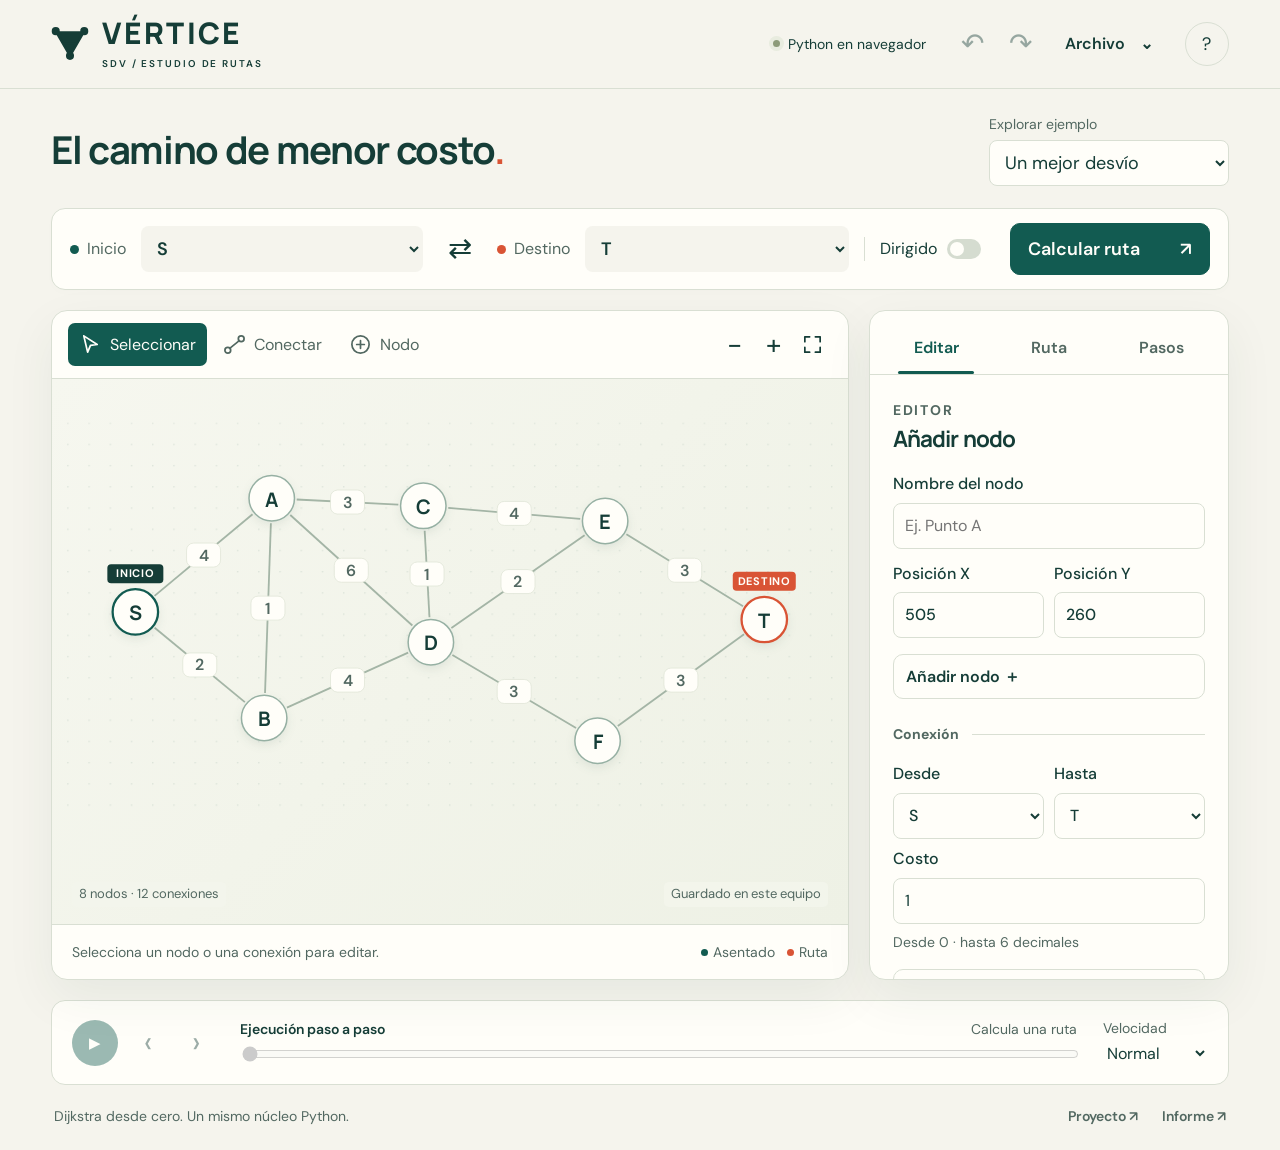
<file: index.html>
<!doctype html>
<html lang="es">
  <head>
    <meta charset="utf-8" />
    <meta name="viewport" content="width=device-width, initial-scale=1" />
    <meta name="theme-color" content="#113e3a" />
    <meta
      name="description"
      content="Un estudio interactivo de rutas mínimas. Edita un grafo y explora cada decisión de Dijkstra, ejecutado en Python."
    />
    <title>VÉRTICE · Estudio de rutas</title>
    <link rel="icon" href="favicon.svg" type="image/svg+xml" />
    <link rel="stylesheet" href="style.css" />
    <script type="module" src="app.js"></script>
  </head>
  <body>
    <a class="skip" href="#graph">Ir al grafo</a>
    <header class="masthead">
      <a class="brand" href="./" aria-label="Vértice, estudio de rutas"
        ><svg viewBox="0 0 40 40" aria-hidden="true">
          <path d="M5 7 20 33 35 7M12 20h16" />
          <circle cx="5" cy="7" r="3" />
          <circle cx="20" cy="33" r="3" />
          <circle cx="35" cy="7" r="3" /></svg
        ><span>VÉRTICE<small>SDV / ESTUDIO DE RUTAS</small></span></a
      >
      <div class="engine-status" id="engine-status" role="status">
        <i></i><span>Preparando Python</span>
      </div>
      <div class="header-actions">
        <button
          id="undo"
          class="icon-button"
          aria-label="Deshacer"
          title="Deshacer · Ctrl+Z"
          disabled
        >
          ↶
        </button>
        <button
          id="redo"
          class="icon-button"
          aria-label="Rehacer"
          title="Rehacer · Ctrl+Mayús+Z"
          disabled
        >
          ↷
        </button>
        <button
          id="file-menu-button"
          class="button quiet"
          aria-expanded="false"
          aria-controls="file-menu"
        >
          Archivo <span aria-hidden="true">⌄</span>
        </button>
        <button
          id="help-button"
          class="icon-button help-button"
          aria-label="Ayuda"
        >
          ?
        </button>
        <div id="file-menu" class="file-menu" hidden>
          <button id="import-button">Importar JSON</button
          ><button id="export-button">Exportar JSON</button
          ><button id="new-button">Grafo vacío</button
          ><button id="menu-help">Guía rápida</button>
        </div>
        <input
          id="import-file"
          type="file"
          accept=".json,application/json"
          hidden
        />
      </div>
    </header>
    <main>
      <section
        class="workspace-heading"
        aria-label="Configuración de la búsqueda"
      >
        <div class="workspace-title">
          <h1>El camino de menor costo<span>.</span></h1>
        </div>
        <div class="scenario-picker">
          <label for="example">Explorar ejemplo</label
          ><select id="example">
            <option value="">Tu grafo</option>
          </select>
        </div>
      </section>
      <div class="notice" id="notice" role="status" aria-live="polite" hidden>
        <span id="notice-text"></span
        ><button id="notice-dismiss" aria-label="Cerrar aviso">×</button>
      </div>
      <p
        id="route-announcement"
        class="visually-hidden"
        role="status"
        aria-live="polite"
        aria-atomic="true"
      ></p>
      <div class="recovery" id="recovery" hidden>
        <p id="recovery-text"></p>
        <button id="recover-button" class="button">Restaurar copia</button
        ><button id="download-recovery" class="button quiet">
          Descargar original</button
        ><button id="dismiss-recovery" class="button quiet">Cerrar</button>
      </div>
      <section class="route-bar" aria-label="Elegir recorrido">
        <label class="route-field"
          ><span><i class="endpoint-dot start-dot"></i>Inicio</span
          ><select id="source" aria-label="Nodo de inicio"></select
        ></label>
        <button
          class="swap-button"
          id="swap"
          aria-label="Intercambiar inicio y destino"
          title="Intercambiar inicio y destino"
        >
          ⇄
        </button>
        <label class="route-field"
          ><span><i class="endpoint-dot target-dot"></i>Destino</span
          ><select id="target" aria-label="Nodo de destino"></select
        ></label>
        <label class="direction-control"
          ><input type="checkbox" id="directed" /><span>Dirigido</span
          ><span class="switch" aria-hidden="true"></span
        ></label>
        <button id="solve" class="button primary">
          <span>Calcular ruta</span><span aria-hidden="true">↗</span>
        </button>
      </section>
      <div class="studio">
        <section class="canvas-card" aria-label="Editor de grafo">
          <div class="canvas-toolbar">
            <div
              class="tool-group"
              role="group"
              aria-label="Herramienta del lienzo"
            >
              <button
                id="tool-select"
                aria-label="Seleccionar y mover"
                aria-pressed="true"
                title="Seleccionar y mover"
              >
                <svg viewBox="0 0 24 24" aria-hidden="true">
                  <path d="m5 3 14 9-7 1-3 7z" /></svg
                ><span>Seleccionar</span>
              </button>
              <button
                id="tool-connect"
                aria-label="Conectar nodos"
                aria-pressed="false"
                title="Elige dos nodos para conectarlos"
              >
                <svg viewBox="0 0 24 24" aria-hidden="true">
                  <circle cx="5" cy="18" r="3" />
                  <circle cx="19" cy="6" r="3" />
                  <path d="m7 16 10-8" /></svg
                ><span>Conectar</span>
              </button>
              <button
                id="tool-add"
                aria-label="Añadir nodo al lienzo"
                aria-pressed="false"
                title="Añadir un nodo al lienzo"
              >
                <svg viewBox="0 0 24 24" aria-hidden="true">
                  <circle cx="12" cy="12" r="9" />
                  <path d="M8 12h8m-4-4v8" /></svg
                ><span>Nodo</span>
              </button>
            </div>
            <div class="canvas-zoom" role="group" aria-label="Vista del grafo">
              <button
                id="zoom-out"
                class="icon-button"
                aria-label="Alejar grafo"
                title="Alejar"
              >
                −</button
              ><button
                id="zoom-in"
                class="icon-button"
                aria-label="Acercar grafo"
                title="Acercar"
              >
                +</button
              ><button
                id="fit"
                class="icon-button"
                aria-label="Centrar grafo"
                title="Centrar grafo"
              >
                <svg viewBox="0 0 24 24" aria-hidden="true">
                  <path d="M9 4H4v5m11-5h5v5M4 15v5h5m6 0h5v-5" />
                </svg>
              </button>
            </div>
          </div>
          <div class="graph-wrap" id="graph-wrap">
            <svg
              id="graph"
              viewBox="0 0 1000 600"
              role="group"
              aria-label="Grafo editable. Tab para recorrer nodos y conexiones; Enter para seleccionar."
              tabindex="0"
            >
              <defs>
                <pattern
                  id="grid"
                  width="28"
                  height="28"
                  patternUnits="userSpaceOnUse"
                >
                  <circle cx="1" cy="1" r="1" fill="#a9beb3" opacity=".38" />
                </pattern>
                <marker
                  id="arrow"
                  viewBox="0 0 10 10"
                  refX="8"
                  refY="5"
                  markerWidth="6"
                  markerHeight="6"
                  orient="auto-start-reverse"
                >
                  <path d="M0 0 10 5 0 10z" fill="context-stroke" />
                </marker>
              </defs>
              <rect
                id="grid-rect"
                width="100%"
                height="100%"
                fill="url(#grid)"
              />
              <g id="edges"></g>
              <g id="nodes"></g>
            </svg>
            <div class="empty-canvas" id="empty-canvas" hidden>
              <span aria-hidden="true">＋</span>
              <h2>Tu primera conexión.</h2>
              <p>Añade un nodo o abre un ejemplo.</p>
              <button class="button primary" id="empty-add">Añadir nodo</button>
            </div>
            <div class="canvas-meta">
              <span id="graph-count">0 nodos · 0 conexiones</span
              ><span id="save-status">Guardado en este equipo</span>
            </div>
          </div>
          <div class="canvas-footer">
            <span id="canvas-hint"
              >Selecciona un nodo o una conexión para editar.</span
            >
            <div class="legend">
              <span><i class="legend-settled"></i>Asentado</span
              ><span><i class="legend-route"></i>Ruta</span>
            </div>
          </div>
        </section>
        <aside class="inspector" aria-label="Detalles del grafo">
          <div class="tabs" role="tablist" aria-label="Panel de detalles">
            <button
              id="tab-edit"
              role="tab"
              aria-controls="panel-edit"
              aria-selected="true"
            >
              Editar</button
            ><button
              id="tab-result"
              role="tab"
              aria-controls="panel-result"
              aria-selected="false"
              tabindex="-1"
            >
              Ruta</button
            ><button
              id="tab-trace"
              role="tab"
              aria-controls="panel-trace"
              aria-selected="false"
              tabindex="-1"
            >
              Pasos
            </button>
          </div>
          <section
            id="panel-edit"
            role="tabpanel"
            aria-labelledby="tab-edit"
            class="panel"
          >
            <div class="panel-title">
              <div>
                <p class="eyebrow" id="selection-type">EDITOR</p>
                <h2 id="selection-title">Añadir nodo</h2>
              </div>
              <button
                id="clear-selection"
                class="icon-button"
                aria-label="Dejar de editar selección"
                hidden
              >
                ×
              </button>
            </div>
            <form id="node-form" class="editor-form">
              <label for="node-label">Nombre del nodo</label
              ><input
                id="node-label"
                placeholder="Ej. Punto A"
                title="Hasta 80 caracteres"
                autocomplete="off"
              />
              <div class="two-fields">
                <label
                  >Posición X<input
                    id="node-x"
                    type="number"
                    min="-10000"
                    max="10000"
                    step="any"
                    value="500"
                    required /></label
                ><label
                  >Posición Y<input
                    id="node-y"
                    type="number"
                    min="-10000"
                    max="10000"
                    step="any"
                    value="300"
                    required
                /></label>
              </div>
              <div class="form-actions">
                <button id="node-submit" class="button" type="submit">
                  Añadir nodo <span aria-hidden="true">＋</span></button
                ><button
                  id="node-delete"
                  class="button danger"
                  type="button"
                  hidden
                >
                  Eliminar
                </button>
              </div>
            </form>
            <div class="section-rule"><span>Conexión</span></div>
            <form id="edge-form" class="editor-form">
              <div class="two-fields">
                <label>Desde<select id="edge-source" required></select></label
                ><label>Hasta<select id="edge-target" required></select></label>
              </div>
              <label for="edge-weight">Costo</label
              ><input
                id="edge-weight"
                inputmode="decimal"
                value="1"
                required
                aria-describedby="weight-hint"
              />
              <p id="weight-hint" class="field-hint">
                Desde 0 · hasta 6 decimales
              </p>
              <div class="form-actions">
                <button id="edge-submit" class="button" type="submit">
                  Conectar <span aria-hidden="true">↗</span></button
                ><button
                  id="edge-delete"
                  class="button danger"
                  type="button"
                  hidden
                >
                  Eliminar
                </button>
              </div>
            </form>
            <details class="graph-list">
              <summary>Nodos y conexiones</summary>
              <div id="element-list"></div>
            </details>
          </section>
          <section
            id="panel-result"
            role="tabpanel"
            aria-labelledby="tab-result"
            class="panel"
            hidden
          >
            <div id="result-empty" class="panel-empty">
              <span class="route-symbol" aria-hidden="true">↗</span>
              <h2>¿Por dónde ir?</h2>
              <p>
                Elige inicio y destino.<br />Calcula la ruta para descubrirlo.
              </p>
            </div>
            <div id="result-content" hidden>
              <p class="eyebrow" id="result-label">RUTA MÍNIMA</p>
              <div class="cost-value" id="result-cost"></div>
              <p class="cost-caption" id="cost-caption">costo total</p>
              <div
                class="path-list"
                id="result-path"
                aria-label="Recorrido de la ruta"
              ></div>
              <div class="result-metrics">
                <div>
                  <strong id="result-settled">0</strong
                  ><span>nodos asentados</span>
                </div>
                <div>
                  <strong id="result-relaxations">0</strong
                  ><span>mejoras de costo</span>
                </div>
              </div>
              <button id="explore-trace" class="button wide">
                Ver cómo se encontró <span aria-hidden="true">→</span>
              </button>
              <p class="field-hint" id="result-note"></p>
            </div>
          </section>
          <section
            id="panel-trace"
            role="tabpanel"
            aria-labelledby="tab-trace"
            class="panel"
            hidden
          >
            <div id="trace-empty" class="panel-empty">
              <span class="route-symbol" aria-hidden="true">⇢</span>
              <h2>Una decisión a la vez.</h2>
              <p>Calcula una ruta para explorar<br />la ejecución de Python.</p>
            </div>
            <div id="trace-content" hidden>
              <div class="trace-heading">
                <span class="eyebrow">DIJKSTRA / PYTHON</span
                ><span id="step-count"></span>
              </div>
              <h2 id="event-title"></h2>
              <p id="event-description" class="event-description"></p>
              <div
                class="table-scroll"
                tabindex="0"
                role="region"
                aria-label="Tabla de costos desplazable"
              >
                <table class="distance-table">
                  <caption>
                    Costos conocidos en este paso
                  </caption>
                  <thead>
                    <tr>
                      <th scope="col">Nodo</th>
                      <th scope="col">Costo</th>
                      <th scope="col">Estado</th>
                    </tr>
                  </thead>
                  <tbody id="distance-rows"></tbody>
                </table>
              </div>
              <p class="field-hint">
                La frontera contiene costos tentativos; pueden mejorar.
              </p>
            </div>
          </section>
        </aside>
      </div>
      <section class="playback" aria-label="Reproducir pasos de Dijkstra">
        <button
          id="play"
          class="play-button"
          aria-label="Reproducir algoritmo"
          disabled
        >
          <span aria-hidden="true">▶</span>
        </button>
        <button
          id="previous-step"
          class="icon-button"
          aria-label="Paso anterior"
          disabled
        >
          ‹
        </button>
        <button
          id="next-step"
          class="icon-button"
          aria-label="Paso siguiente"
          disabled
        >
          ›
        </button>
        <div class="timeline">
          <div>
            <label for="step-slider">Ejecución paso a paso</label
            ><output id="timeline-count" for="step-slider"
              >Calcula una ruta</output
            >
          </div>
          <input
            id="step-slider"
            type="range"
            min="0"
            max="0"
            value="0"
            disabled
          />
        </div>
        <label class="speed-label"
          ><span>Velocidad</span
          ><select id="speed" aria-label="Velocidad de reproducción">
            <option value="1200">Lenta</option>
            <option value="600" selected>Normal</option>
            <option value="250">Rápida</option>
          </select></label
        >
      </section>
      <footer class="page-footer">
        <span>Dijkstra desde cero. Un mismo núcleo Python.</span>
        <div class="footer-links">
          <a href="proyecto.html">Proyecto <span aria-hidden="true">↗</span></a
          ><a href="docs/VerticeSDV_Informe.pdf" id="report-link"
            >Informe <span aria-hidden="true">↗</span></a
          >
        </div>
      </footer>
    </main>
    <dialog id="help-dialog" aria-labelledby="help-title">
      <button
        id="help-close"
        class="icon-button dialog-close"
        aria-label="Cerrar ayuda"
      >
        ×
      </button>
      <p class="eyebrow">GUÍA RÁPIDA</p>
      <h2 id="help-title">Dale forma a una ruta.</h2>
      <ol>
        <li>
          <strong>Edita.</strong> Selecciona un nodo o conexión. También puedes
          usar los formularios.
        </li>
        <li>
          <strong>Calcula.</strong> Elige inicio y destino. El costo es la suma
          de las conexiones.
        </li>
        <li>
          <strong>Explora.</strong> Reproduce las decisiones reales del
          algoritmo.
        </li>
      </ol>
      <p>
        Tab recorre controles. Enter selecciona. Las flechas mueven el nodo
        seleccionado; Mayús + flecha mueve más. Escape cancela la conexión.
      </p>
      <p>
        Amplía con +, aleja con −. Arrastra el fondo para recorrer el grafo. Con
        el lienzo enfocado, las flechas desplazan la vista.
      </p>
      <p>
        Ctrl + Z deshace. Ctrl + Mayús + Z rehace. Exporta JSON para conservar
        una copia.
      </p>
      <details>
        <summary>Qué significa cada estado</summary>
        <p>
          <strong>Asentado:</strong> costo mínimo definitivo.
          <strong>Frontera:</strong> costo tentativo.
          <strong>Sin ruta:</strong> no existe un recorrido al destino. El
          algoritmo se detiene al asentar el destino.
        </p>
        <p>
          Los ejemplos son grafos didácticos. Un empate admite varias rutas
          óptimas; se muestra una de forma reproducible.
        </p>
        <p>
          Hasta 500 nodos y 4 000 conexiones. En grafos densos, amplía la vista
          o usa la lista de nodos y conexiones para editar.
        </p>
      </details>
      <p id="engine-help" class="field-hint"></p>
    </dialog>
  </body>
</html>
</file>
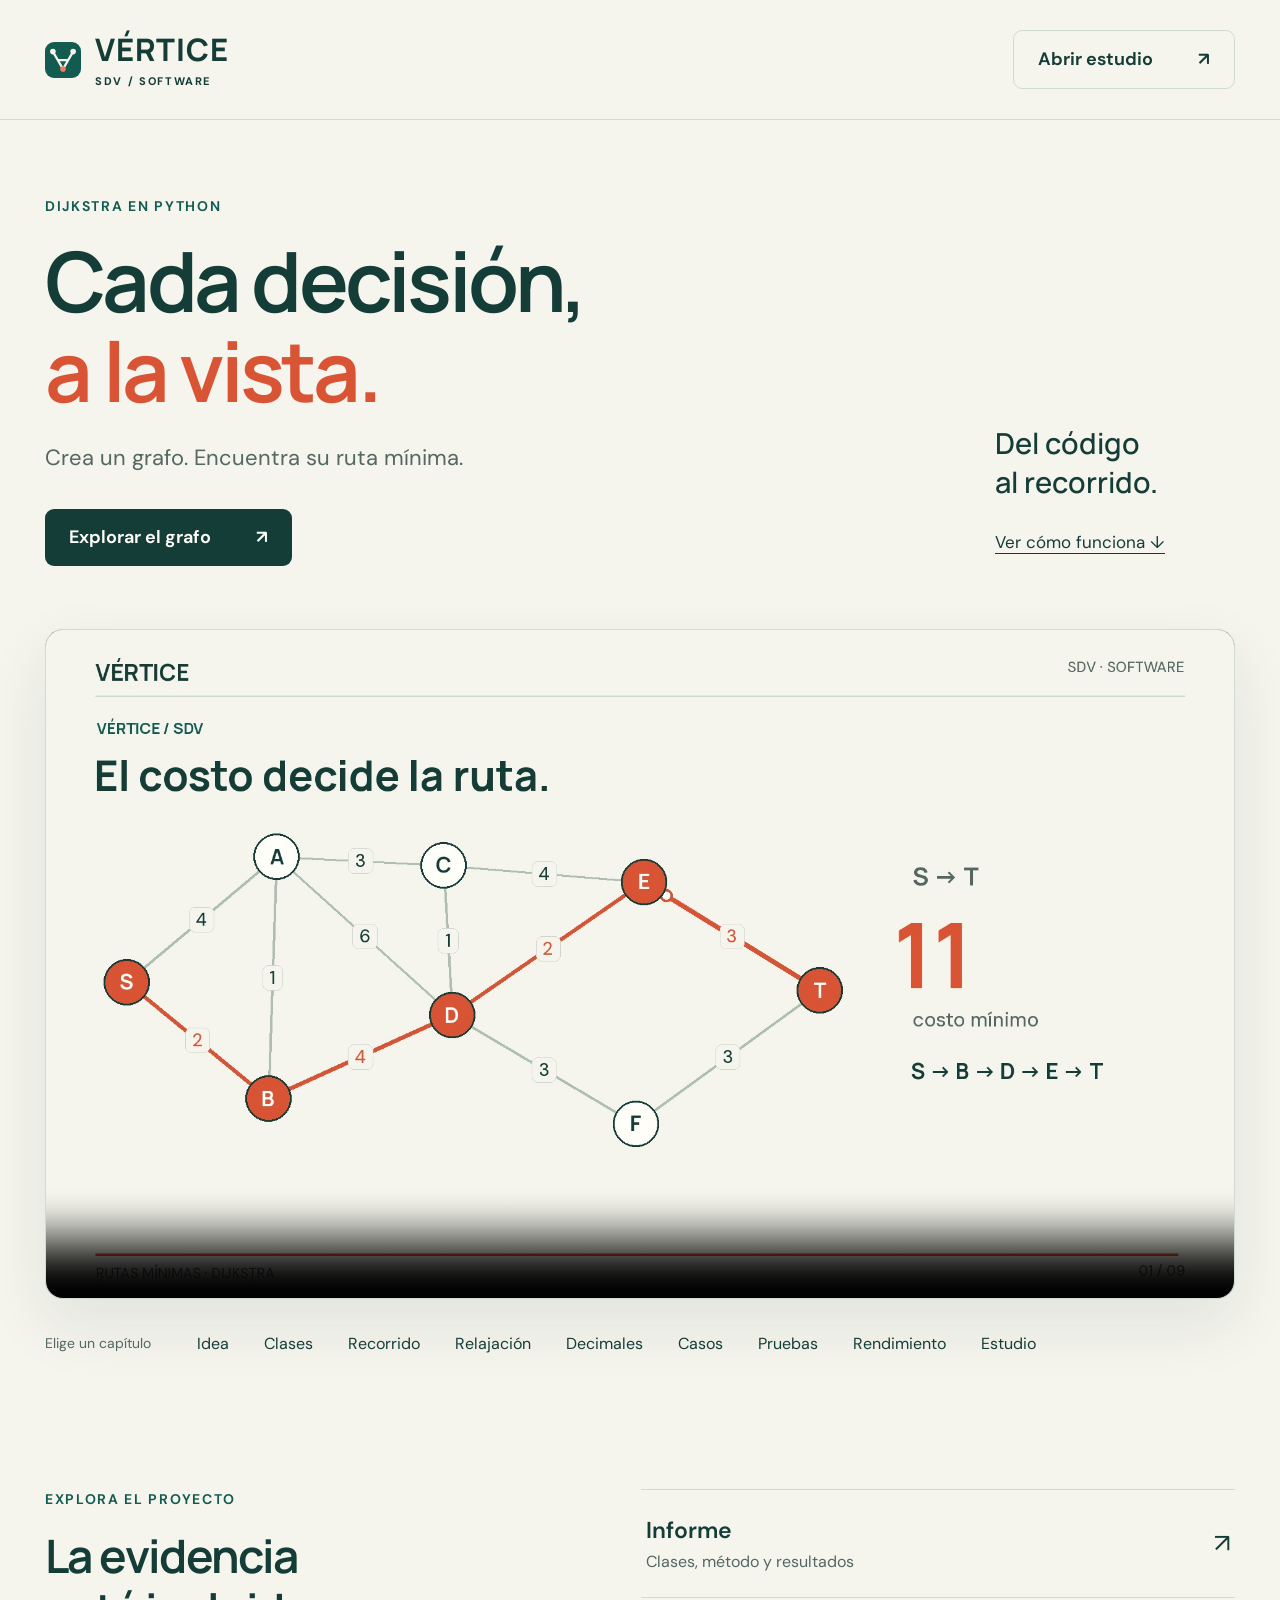
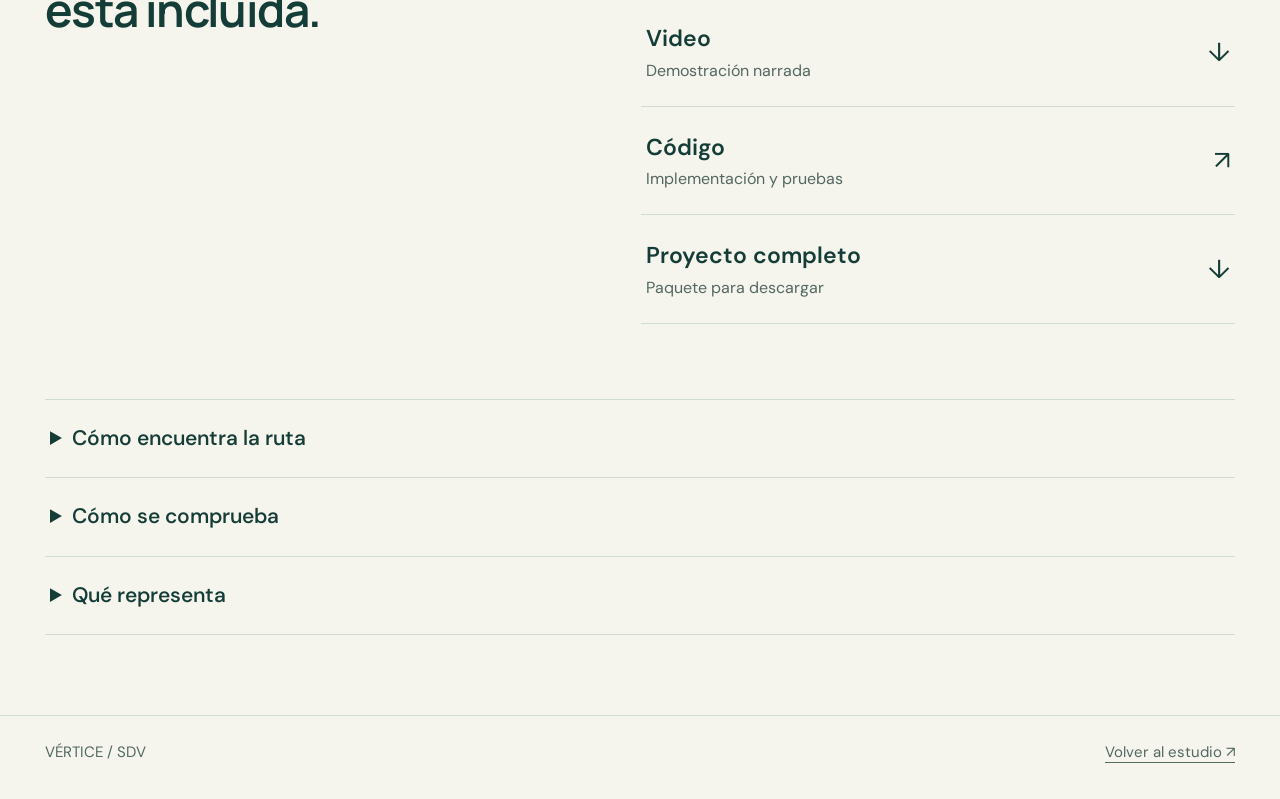
<file: proyecto.html>
<!doctype html>
<html lang="es">
<head>
  <meta charset="utf-8"><meta name="viewport" content="width=device-width,initial-scale=1">
  <meta name="theme-color" content="#153d37"><meta name="description" content="VÉRTICE: Dijkstra en Python, un editor de grafos y cada decisión a la vista.">
  <title>VÉRTICE · El proyecto</title><link rel="icon" href="favicon.svg" type="image/svg+xml">
  <link rel="stylesheet" href="project.css"><script type="module" src="project.js"></script>
</head>
<body>
  <a class="skip" href="#contenido">Ir al contenido</a>
  <header class="project-header"><a class="brand" href="./"><img src="favicon.svg" width="36" height="36" alt=""><span>VÉRTICE<small>SDV / SOFTWARE</small></span></a><a class="button outline" href="./">Abrir estudio <span aria-hidden="true">↗</span></a></header>
  <main id="contenido">
    <section class="hero"><div><p class="eyebrow">DIJKSTRA EN PYTHON</p><h1>Cada decisión,<br><em>a la vista.</em></h1><p class="intro">Crea un grafo. Encuentra su ruta mínima.</p><a class="button primary" href="./">Explorar el grafo <span aria-hidden="true">↗</span></a></div><div class="hero-note"><strong>Del código<br>al recorrido.</strong><a href="#demo">Ver cómo funciona <span aria-hidden="true">↓</span></a></div></section>
    <section class="film-section" id="demo" aria-label="Video del proyecto">
      <div class="film-frame"><video id="film" controls playsinline preload="metadata" poster="media/VerticeSDV_Poster.jpg" aria-label="Demostración de Vértice y explicación de Dijkstra"><source src="media/VerticeSDV_Demo.mp4" type="video/mp4"><track kind="captions" src="media/VerticeSDV.vtt" srclang="es" label="Español"><p>Tu navegador no puede reproducir este video. <a href="media/VerticeSDV_Demo.mp4">Descárgalo aquí.</a></p></video></div>
      <div class="film-bottom"><span>Elige un capítulo</span><nav id="chapters" aria-label="Capítulos del video"></nav></div><p class="film-status" id="film-status" role="status" hidden></p>
    </section>
    <section class="deliverables" aria-label="Entregables"><div><p class="eyebrow">EXPLORA EL PROYECTO</p><h2>La evidencia <br>está incluida.</h2></div><div class="downloads"><a href="docs/VerticeSDV_Informe.pdf"><span><strong>Informe</strong><small>Clases, método y resultados</small></span><span aria-hidden="true">↗</span></a><a href="media/VerticeSDV_Demo.mp4" download><span><strong>Video</strong><small>Demostración narrada</small></span><span aria-hidden="true">↓</span></a><a id="code-link" hidden><span><strong>Código</strong><small>Implementación y pruebas</small></span><span aria-hidden="true">↗</span></a><a id="package-link" hidden><span><strong>Proyecto completo</strong><small>Paquete para descargar</small></span><span aria-hidden="true">↓</span></a></div></section>
    <section class="method" aria-label="Método y alcance"><details><summary>Cómo encuentra la ruta</summary><p>Dijkstra asienta el menor costo conocido y actualiza sus vecinos cuando descubre una mejora. Los pesos son no negativos. Al asentar el destino, reconstruye la ruta con sus predecesores.</p></details><details><summary>Cómo se comprueba</summary><p>Un oráculo Bellman-Ford independiente contrasta los costos. Las pruebas cubren decimales, ciclos cero, empates y destinos inalcanzables. El navegador y la terminal ejecutan el mismo núcleo Python.</p><a href="docs/VerticeSDV_Informe.pdf">Consultar resultados ↗</a></details><details><summary>Qué representa</summary><p>Un estudio de grafos para el reto SDV de software. Los ejemplos son didácticos; las posiciones visuales no cambian el costo de las conexiones.</p></details></section>
  </main>
  <footer><span>VÉRTICE / SDV</span><a href="./">Volver al estudio ↗</a></footer>
</body></html>
</file>
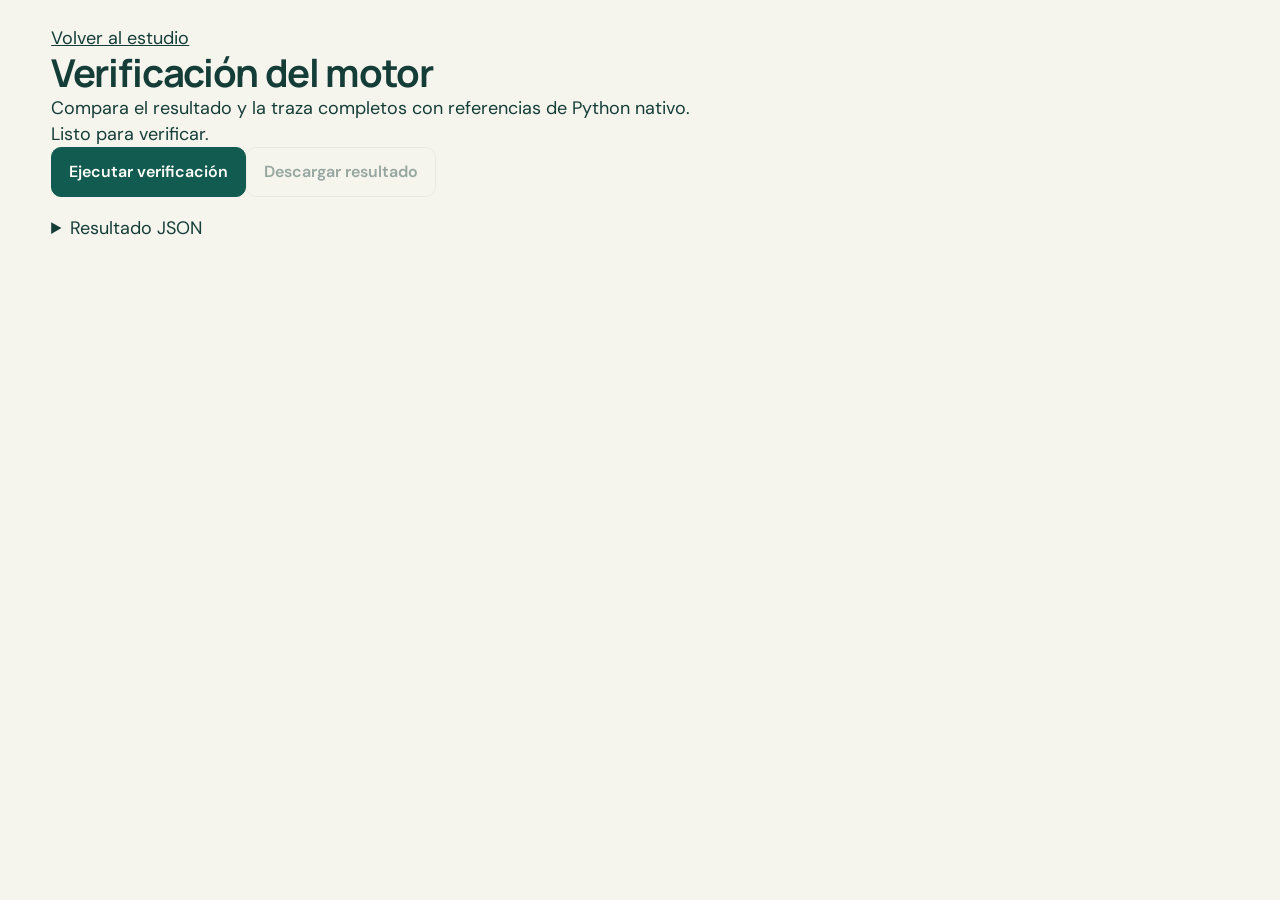
<file: qa.html>
<!doctype html>
<html lang="es"><head><meta charset="utf-8"><meta name="viewport" content="width=device-width,initial-scale=1"><title>VÉRTICE · Verificación del motor</title><link rel="stylesheet" href="style.css"><script type="module" src="qa.js"></script></head>
<body><main><a href="./">Volver al estudio</a><h1>Verificación del motor</h1><p>Compara el resultado y la traza completos con referencias de Python nativo.</p><p id="qa-status" role="status">Listo para verificar.</p><button class="button primary" id="qa-run">Ejecutar verificación</button><button class="button" id="qa-download" disabled>Descargar resultado</button><ol id="qa-results"></ol><details><summary>Resultado JSON</summary><pre id="qa-json"></pre></details></main></body></html>
</file>
<file: style.css>
:root {
  --ink: #153d37;
  --muted: #526861;
  --teal: #125b51;
  --teal-dark: #0e403a;
  --lime: #d9e8a7;
  --coral: #d95435;
  --paper: #f5f4ed;
  --white: #fffef9;
  --line: #d9dfd3;
  --soft: #ebeee3;
  --danger: #a42d21;
  --shadow: 0 18px 50px #123c3710;
  color-scheme: light;
  font-family: "DM Sans", Arial, sans-serif;
  font-size: 18px;
  font-weight: 400;
  line-height: 1.45;
  color: var(--ink);
  background: var(--paper);
}
* {
  box-sizing: border-box;
}
body {
  margin: 0;
}
button,
input,
select {
  font: inherit;
}
button,
select,
summary {
  cursor: pointer;
}
button,
a,
input,
select,
summary {
  touch-action: manipulation;
}
button {
  color: inherit;
}
button:disabled {
  cursor: not-allowed;
  opacity: 0.42;
}
button,
select,
input,
a {
  outline-offset: 4px;
}
button:focus-visible,
input:focus-visible,
select:focus-visible,
a:focus-visible,
summary:focus-visible,
[tabindex]:focus-visible {
  outline: 3px solid var(--coral);
}
button {
  border: 0;
  background: none;
}
a {
  color: inherit;
}
h1,
h2,
p {
  margin: 0;
}
h1,
h2,
.brand,
.cost-value {
  font-family: Manrope, "DM Sans", Arial, sans-serif;
}
h1 {
  font-size: clamp(1.8rem, 3vw, 2.8rem);
  line-height: 1.15;
  letter-spacing: -0.065em;
  font-weight: 700;
}
h1 > span {
  color: var(--coral);
}
h2 {
  font-size: 1.3rem;
  line-height: 1.25;
  letter-spacing: -0.04em;
}
svg {
  display: block;
}
button svg {
  width: 23px;
  height: 23px;
  fill: none;
  stroke: currentColor;
  stroke-width: 1.8;
  stroke-linejoin: round;
  stroke-linecap: round;
}
.skip {
  position: fixed;
  left: 15px;
  top: -70px;
  background: var(--ink);
  color: white;
  z-index: 100;
  padding: 12px 20px;
}
.skip:focus {
  top: 12px;
}
.masthead {
  min-height: 105px;
  padding: 24px clamp(24px, 4vw, 72px);
  display: flex;
  align-items: center;
  gap: 25px;
  border-bottom: 1px solid var(--line);
  position: relative;
}
.brand {
  display: flex;
  gap: 13px;
  align-items: center;
  text-decoration: none;
  letter-spacing: 0.08em;
  font-size: 1.65rem;
  font-weight: 800;
  line-height: 1;
}
.brand svg {
  width: 38px;
  height: 43px;
  fill: var(--ink);
  stroke: var(--ink);
  stroke-width: 2.5;
}
.brand small {
  display: block;
  font:
    600 0.55rem "DM Sans",
    Arial,
    sans-serif;
  letter-spacing: 0.19em;
  margin-top: 9px;
}
.engine-status {
  display: flex;
  align-items: center;
  gap: 8px;
  font-size: 0.77rem;
  margin-left: auto;
}
.engine-status i {
  width: 7px;
  height: 7px;
  border-radius: 50%;
  background: #8c9b79;
  box-shadow: 0 0 0 4px #e8ecdf;
}
.engine-status[data-state="ready"] i {
  background: #267554;
}
.engine-status[data-state="error"] i {
  background: var(--coral);
}
.header-actions {
  display: flex;
  align-items: center;
  gap: 4px;
  position: relative;
}
.icon-button {
  min-width: 44px;
  min-height: 44px;
  display: inline-flex;
  justify-content: center;
  align-items: center;
  border-radius: 50%;
  font-size: 1.55rem;
  line-height: 1;
}
.icon-button:hover:not(:disabled) {
  background: var(--soft);
}
.help-button {
  font-size: 1rem;
  border: 1px solid var(--line);
  margin-left: 10px;
}
.button {
  display: inline-flex;
  justify-content: center;
  align-items: center;
  gap: 15px;
  border-radius: 10px;
  border: 1px solid var(--line);
  padding: 12px 17px;
  min-height: 48px;
  font-weight: 600;
  font-size: 0.89rem;
  transition:
    background 0.18s,
    transform 0.18s;
}
.button:hover:not(:disabled) {
  background: var(--soft);
}
.button:active:not(:disabled) {
  transform: translateY(1px);
}
.button.primary {
  background: var(--teal);
  color: var(--white);
  border-color: var(--teal);
}
.button.primary:hover:not(:disabled) {
  background: var(--teal-dark);
}
.button.quiet {
  border-color: transparent;
}
.button.danger {
  color: var(--danger);
  border-color: #e8c9c0;
}
.button.wide {
  width: 100%;
}
.file-menu {
  position: absolute;
  top: 56px;
  right: 35px;
  z-index: 20;
  background: var(--white);
  box-shadow: var(--shadow);
  border: 1px solid var(--line);
  border-radius: 12px;
  padding: 7px;
  min-width: 210px;
}
.file-menu button {
  display: block;
  text-align: left;
  width: 100%;
  padding: 13px;
  font-size: 0.88rem;
  border-radius: 6px;
}
.file-menu button:hover {
  background: var(--soft);
}
main {
  max-width: 1800px;
  margin: auto;
  padding: 34px clamp(24px, 4vw, 72px) 18px;
}
.workspace-heading {
  display: flex;
  align-items: center;
  justify-content: space-between;
  gap: 30px;
  margin-bottom: 28px;
}
.eyebrow {
  font-size: 0.66rem;
  font-weight: 700;
  letter-spacing: 0.13em;
  color: var(--muted);
}
.workspace-title .eyebrow {
  margin-bottom: 10px;
}
.scenario-picker {
  min-width: 225px;
}
.scenario-picker label {
  display: block;
  font-size: 0.7rem;
  color: var(--muted);
  margin-bottom: 6px;
}
select,
input {
  border: 1px solid var(--line);
  background: var(--white);
  border-radius: 8px;
  min-height: 46px;
  color: var(--ink);
  max-width: 100%;
  padding: 9px 11px;
}
select {
  padding-right: 25px;
}
input {
  min-width: 0;
}
.scenario-picker select {
  width: 100%;
}
.route-bar {
  display: flex;
  align-items: center;
  gap: 15px;
  background: var(--white);
  border: 1px solid var(--line);
  padding: 14px 18px;
  border-radius: 14px;
  margin-bottom: 20px;
  box-shadow: 0 3px 8px #123c3703;
}
.route-field {
  display: flex;
  align-items: center;
  gap: 15px;
  flex: 1;
  min-width: 0;
}
.route-field > span {
  display: flex;
  align-items: center;
  gap: 8px;
  font-size: 0.79rem;
  color: var(--muted);
}
.route-field select {
  flex: 1;
  width: 100px;
  border-color: transparent;
  background: var(--paper);
  font-weight: 600;
  font-size: 0.94rem;
}
.endpoint-dot {
  width: 9px;
  height: 9px;
  display: inline-block;
  border-radius: 50%;
  flex-shrink: 0;
}
.start-dot {
  background: var(--teal);
}
.target-dot {
  background: var(--coral);
}
.swap-button {
  font-size: 1.6rem;
  min-width: 44px;
  min-height: 44px;
}
.direction-control {
  display: flex;
  align-items: center;
  gap: 10px;
  padding-left: 15px;
  border-left: 1px solid var(--line);
  font-size: 0.85rem;
  position: relative;
  cursor: pointer;
}
.direction-control input {
  position: absolute;
  width: 100%;
  height: 100%;
  min-height: 0;
  margin: 0;
  opacity: 0;
  cursor: pointer;
}
.switch {
  width: 34px;
  height: 20px;
  border-radius: 20px;
  background: #d5dcd0;
  display: block;
  position: relative;
}
.switch:after {
  content: "";
  position: absolute;
  left: 3px;
  top: 3px;
  height: 14px;
  width: 14px;
  background: var(--white);
  border-radius: 50%;
  transition: transform 0.2s;
}
.direction-control input:checked ~ .switch {
  background: var(--teal);
}
.direction-control input:checked ~ .switch:after {
  transform: translateX(14px);
}
.direction-control:focus-within {
  outline: 3px solid var(--coral);
  outline-offset: 5px;
}
.route-bar .primary {
  min-width: 200px;
  font-size: 1rem;
  margin-left: 14px;
  justify-content: space-between;
}
.studio {
  display: grid;
  grid-template-columns: minmax(0, 1fr) 350px;
  gap: 20px;
  align-items: stretch;
}
.canvas-card {
  background: var(--white);
  border: 1px solid var(--line);
  border-radius: 16px;
  overflow: hidden;
  min-width: 0;
  display: flex;
  flex-direction: column;
  box-shadow: var(--shadow);
}
.canvas-toolbar {
  display: flex;
  align-items: center;
  justify-content: space-between;
  padding: 12px 16px;
  border-bottom: 1px solid var(--line);
}
.tool-group {
  display: flex;
  gap: 5px;
}
.tool-group button {
  display: flex;
  align-items: center;
  gap: 8px;
  padding: 9px 11px;
  min-height: 43px;
  font-size: 0.76rem;
  border-radius: 7px;
  color: var(--muted);
}
.tool-group button[aria-pressed="true"] {
  background: var(--teal);
  color: var(--white);
}
.tool-group button:hover[aria-pressed="false"] {
  background: var(--soft);
}
.graph-wrap {
  position: relative;
  min-height: 480px;
  flex: 1;
  background: linear-gradient(135deg, #f6f7ef, #eef1e5);
}
#graph {
  width: 100%;
  height: 100%;
  min-height: 480px;
  position: absolute;
  inset: 0;
  user-select: none;
  touch-action: none;
  /* Keep zoomed nodes inside the graph viewport and clear of its controls. */
  overflow: hidden;
}
#graph[data-tool="add"],
#graph[data-tool="connect"] {
  cursor: crosshair;
}
.canvas-meta {
  position: absolute;
  left: 20px;
  right: 20px;
  bottom: 17px;
  display: flex;
  justify-content: space-between;
  gap: 15px;
  font-size: 0.65rem;
  color: var(--muted);
  pointer-events: none;
}
.canvas-meta span {
  background: #f4f6edda;
  border-radius: 5px;
  padding: 3px 7px;
}
.canvas-footer {
  display: flex;
  align-items: center;
  justify-content: space-between;
  gap: 15px;
  padding: 15px 20px;
  border-top: 1px solid var(--line);
  font-size: 0.68rem;
  min-height: 55px;
  color: var(--muted);
}
.legend {
  display: flex;
  gap: 14px;
  white-space: nowrap;
  font-size: 0.63rem;
}
.legend span {
  display: flex;
  gap: 5px;
  align-items: center;
}
.legend i {
  height: 7px;
  width: 7px;
  border-radius: 50%;
  display: block;
}
.legend-settled {
  background: var(--teal);
}
.legend-route {
  background: var(--coral);
}
.edge {
  cursor: pointer;
  outline: none;
}
.edge-line {
  fill: none;
  stroke: #a4b5a6;
  stroke-width: 2.4;
  transition:
    stroke 0.24s,
    stroke-width 0.24s;
}
.edge-hit {
  fill: none;
  stroke: transparent;
  stroke-width: 24;
}
.edge-label-bg {
  fill: var(--white);
  stroke: #dfe5d6;
  stroke-width: 1;
}
.edge-label {
  fill: var(--muted);
  font-size: 16px;
  font-weight: 600;
  text-anchor: middle;
  dominant-baseline: central;
}
.edge.selected .edge-line,
.edge:focus-visible .edge-line {
  stroke: var(--ink);
  stroke-width: 4;
}
.edge.route .edge-line {
  stroke: var(--coral);
  stroke-width: 5;
}
.edge.active .edge-line {
  stroke: var(--coral);
  stroke-width: 4;
  stroke-dasharray: 7 5;
  animation: flow 0.8s linear infinite;
}
.edge.route .edge-label-bg {
  fill: #fbede4;
  stroke: #edbaaa;
}
.edge.route .edge-label {
  fill: #a63019;
}
.node {
  cursor: grab;
  outline: none;
}
.node:active {
  cursor: grabbing;
}
.node-halo {
  fill: transparent;
  stroke: transparent;
  stroke-width: 2;
}
.node-body {
  fill: var(--white);
  stroke: #96b0a3;
  stroke-width: 2;
  filter: drop-shadow(0 5px 6px #163a3714);
  transition:
    fill 0.22s,
    stroke 0.22s;
}
.node-id {
  font-family: Manrope, Arial, sans-serif;
  fill: var(--ink);
  font-weight: 700;
  font-size: 21px;
  text-anchor: middle;
  dominant-baseline: central;
  pointer-events: none;
}
.node-label {
  fill: var(--ink);
  font-size: 16px;
  text-anchor: middle;
  font-weight: 500;
  paint-order: stroke;
  stroke: #f1f4e9;
  stroke-width: 6px;
  stroke-linejoin: round;
  pointer-events: none;
}
.node-cost {
  fill: var(--muted);
  font-size: 14px;
  text-anchor: middle;
  dominant-baseline: central;
  font-weight: 600;
  pointer-events: none;
}
.node.selected .node-halo,
.node:focus-visible .node-halo {
  stroke: var(--coral);
  stroke-dasharray: 3 4;
}
.node.start .node-body {
  stroke: var(--teal);
  stroke-width: 3;
}
.node.target .node-body {
  stroke: var(--coral);
  stroke-width: 3;
}
.node.settled .node-body {
  fill: var(--teal);
  stroke: var(--teal);
}
.node.settled .node-id {
  fill: var(--white);
}
.node.frontier .node-body {
  fill: var(--lime);
  stroke: #8eaa68;
}
.node.route .node-body {
  fill: var(--coral);
  stroke: var(--coral);
}
.node.route .node-id {
  fill: var(--white);
}
.node.connect-source .node-halo {
  stroke: var(--coral);
  stroke-width: 3;
  animation: pulse 1.2s ease infinite;
}
.node-badge rect {
  fill: var(--ink);
}
.node.target .node-badge rect {
  fill: var(--coral);
}
.node-badge text {
  fill: var(--white);
  font-size: 10px;
  font-weight: 700;
  letter-spacing: 1px;
  text-anchor: middle;
}
.inspector {
  background: var(--white);
  border: 1px solid var(--line);
  border-radius: 16px;
  overflow: hidden;
  min-width: 0;
  box-shadow: var(--shadow);
}
.tabs {
  display: flex;
  padding: 7px 12px 0;
  border-bottom: 1px solid var(--line);
  gap: 4px;
}
.tabs button {
  font-weight: 600;
  color: var(--muted);
  font-size: 0.84rem;
  padding: 17px 16px 14px;
  flex: 1;
  position: relative;
}
.tabs button[aria-selected="true"] {
  color: var(--teal);
}
.tabs button[aria-selected="true"]:after {
  content: "";
  height: 3px;
  background: var(--teal);
  position: absolute;
  bottom: 0;
  left: 16px;
  right: 16px;
  border-radius: 3px;
}
.panel {
  padding: 25px 23px;
  animation: panel-in 0.25s ease-out;
}
.panel-title {
  display: flex;
  align-items: flex-start;
  justify-content: space-between;
  margin-bottom: 22px;
  gap: 8px;
}
.panel-title .eyebrow {
  font-size: 0.58rem;
  margin-bottom: 8px;
}
.panel-title h2 {
  font-size: 1.25rem;
}
.panel-title .icon-button {
  margin-top: -10px;
  margin-right: -10px;
  font-size: 1.3rem;
}
.editor-form {
  display: flex;
  flex-direction: column;
  gap: 8px;
}
.editor-form label {
  font-size: 0.76rem;
  font-weight: 500;
}
.editor-form input,
.editor-form select {
  width: 100%;
  font-size: 0.86rem;
  min-height: 43px;
}
.two-fields {
  display: grid;
  grid-template-columns: 1fr 1fr;
  gap: 10px;
  margin-top: 5px;
}
.two-fields label {
  display: flex;
  flex-direction: column;
  gap: 7px;
  min-width: 0;
}
.form-actions {
  display: flex;
  gap: 8px;
  margin-top: 8px;
}
.form-actions .button {
  padding: 10px 12px;
  font-size: 0.75rem;
  flex: 1;
  min-height: 44px;
  justify-content: space-between;
}
.form-actions .danger {
  flex: 0;
  white-space: nowrap;
  justify-content: center;
}
.section-rule {
  display: flex;
  align-items: center;
  gap: 13px;
  font-size: 0.69rem;
  font-weight: 700;
  color: var(--muted);
  margin: 25px 0 13px;
}
.section-rule:after {
  content: "";
  height: 1px;
  background: var(--line);
  flex: 1;
}
.field-hint {
  font-size: 0.67rem;
  color: var(--muted);
  line-height: 1.5;
}
.graph-list {
  border-top: 1px solid var(--line);
  margin-top: 22px;
  padding-top: 16px;
  font-size: 0.73rem;
}
.graph-list summary {
  padding: 5px 0;
}
.graph-list #element-list {
  max-height: 200px;
  overflow: auto;
  margin-top: 10px;
}
.list-item {
  display: flex;
  align-items: center;
  text-align: left;
  gap: 8px;
  width: 100%;
  font-size: 0.72rem;
  min-height: 39px;
  border-radius: 6px;
  padding: 7px;
}
.list-item:hover {
  background: var(--soft);
}
.list-item .list-id {
  font-weight: 700;
  min-width: 24px;
}
.list-item .list-detail {
  margin-left: auto;
  color: var(--muted);
  font-size: 0.66rem;
}
.panel-empty {
  text-align: center;
  padding: 55px 0;
}
.panel-empty p {
  font-size: 0.81rem;
  color: var(--muted);
  margin-top: 13px;
  line-height: 1.7;
}
.route-symbol {
  width: 68px;
  height: 68px;
  background: var(--soft);
  border-radius: 50%;
  display: flex;
  align-items: center;
  justify-content: center;
  margin: 0 auto 25px;
  font-size: 2rem;
}
.cost-value {
  font-size: clamp(2.6rem, 4vw, 4rem);
  font-weight: 600;
  letter-spacing: -0.07em;
  line-height: 1.1;
  margin: 18px 0 4px;
  overflow-wrap: anywhere;
}
.cost-caption {
  color: var(--muted);
  font-size: 0.83rem;
}
.path-list {
  display: flex;
  gap: 7px;
  flex-wrap: wrap;
  align-items: center;
  margin: 25px 0 30px;
  line-height: 1.9;
}
.path-stop {
  padding: 3px 11px;
  background: var(--soft);
  border-radius: 7px;
  font-size: 0.77rem;
  font-weight: 600;
  overflow-wrap: anywhere;
  max-width: 100%;
}
.path-arrow {
  color: var(--coral);
}
.result-metrics {
  display: grid;
  grid-template-columns: 1fr 1fr;
  border-block: 1px solid var(--line);
  padding: 19px 0;
  margin-bottom: 24px;
}
.result-metrics > div {
  display: flex;
  flex-direction: column;
  gap: 3px;
}
.result-metrics strong {
  font-family: Manrope, Arial, sans-serif;
  font-size: 1.5rem;
}
.result-metrics span {
  font-size: 0.65rem;
  color: var(--muted);
}
#result-note {
  margin-top: 18px;
}
.trace-heading {
  display: flex;
  justify-content: space-between;
  align-items: center;
  margin-bottom: 22px;
}
.trace-heading .eyebrow {
  font-size: 0.6rem;
}
#step-count {
  font-size: 0.7rem;
  color: var(--muted);
}
#event-title {
  font-size: 1.5rem;
}
.event-description {
  font-size: 0.8rem;
  color: var(--muted);
  margin: 10px 0 25px;
  min-height: 52px;
  overflow-wrap: anywhere;
}
.table-scroll {
  max-height: 330px;
  overflow: auto;
  margin-bottom: 15px;
}
.distance-table {
  width: 100%;
  border-collapse: collapse;
  text-align: left;
  font-size: 0.72rem;
}
.distance-table caption {
  text-align: left;
  font-size: 0.68rem;
  margin-bottom: 12px;
  color: var(--muted);
}
.distance-table th {
  font-size: 0.63rem;
  color: var(--muted);
  font-weight: 500;
  padding: 9px 4px;
  position: sticky;
  top: 0;
  background: var(--white);
}
.distance-table td {
  padding: 11px 4px;
  border-top: 1px solid var(--line);
  max-width: 100px;
  overflow-wrap: anywhere;
}
.distance-table td:nth-child(2) {
  font-variant-numeric: tabular-nums;
  font-weight: 600;
}
.state-badge {
  display: inline-flex;
  padding: 3px 7px;
  border-radius: 5px;
  font-size: 0.57rem;
  background: var(--soft);
  white-space: nowrap;
}
.state-badge.settled {
  background: #dceae1;
  color: #185545;
}
.state-badge.frontier {
  background: #ebefd2;
  color: #5a611e;
}
.playback {
  display: flex;
  align-items: center;
  gap: 12px;
  border: 1px solid var(--line);
  background: var(--white);
  border-radius: 14px;
  padding: 17px 20px;
  margin-top: 20px;
}
.play-button {
  height: 46px;
  width: 46px;
  display: flex;
  align-items: center;
  justify-content: center;
  background: var(--teal);
  color: var(--white);
  border-radius: 50%;
  font-size: 0.86rem;
  flex-shrink: 0;
}
.playback .icon-button {
  font-size: 1.75rem;
  min-width: 36px;
}
.timeline {
  flex: 1;
  padding: 0 14px;
  min-width: 0;
}
.timeline > div {
  display: flex;
  align-items: center;
  justify-content: space-between;
  gap: 12px;
}
.timeline label {
  font-size: 0.72rem;
  font-weight: 600;
}
.timeline output {
  font-size: 0.67rem;
  color: var(--muted);
}
input[type="range"] {
  width: 100%;
  accent-color: var(--teal);
  padding: 0;
  min-height: 20px;
  height: 20px;
  display: block;
  margin-top: 5px;
  border: 0;
}
.speed-label {
  display: flex;
  flex-direction: column;
  font-size: 0.6rem;
  color: var(--muted);
  gap: 2px;
  min-width: 105px;
}
.speed-label select {
  border: 0;
  padding: 1px 0;
  min-height: 27px;
  font-size: 0.77rem;
  background: none;
}
.page-footer {
  display: flex;
  justify-content: space-between;
  align-items: center;
  font-size: 0.63rem;
  color: var(--muted);
  padding: 21px 3px 5px;
  gap: 25px;
}
.page-footer a {
  text-decoration: none;
  font-weight: 600;
}
.page-footer a:hover {
  text-decoration: underline;
}
.empty-canvas {
  position: absolute;
  inset: 0;
  display: flex;
  align-items: center;
  justify-content: center;
  flex-direction: column;
  gap: 15px;
  pointer-events: none;
}
.empty-canvas > span {
  font-size: 3rem;
  color: var(--teal);
  font-weight: 400;
  line-height: 1;
}
.empty-canvas p {
  font-size: 0.85rem;
  color: var(--muted);
}
.empty-canvas button {
  pointer-events: auto;
}
.notice {
  display: flex;
  align-items: center;
  justify-content: space-between;
  gap: 20px;
  background: #f9e6d8;
  border: 1px solid #ebc5ae;
  color: #72311f;
  padding: 13px 18px;
  border-radius: 10px;
  font-size: 0.85rem;
  margin-bottom: 18px;
}
.notice[data-tone="success"] {
  background: #e6eedf;
  border-color: #d1dfc4;
  color: var(--ink);
}
.notice button {
  min-height: 32px;
  min-width: 32px;
  font-size: 1.2rem;
  flex-shrink: 0;
}
.recovery {
  padding: 16px 18px;
  border: 1px solid #dbb273;
  border-radius: 10px;
  background: #fff1d6;
  margin-bottom: 18px;
  display: flex;
  gap: 10px;
  align-items: center;
  flex-wrap: wrap;
}
.recovery p {
  font-size: 0.82rem;
  flex: 1;
  min-width: 220px;
}
.recovery .button {
  font-size: 0.7rem;
  min-height: 42px;
}
dialog {
  border: 1px solid var(--line);
  border-radius: 18px;
  padding: 36px;
  max-width: 560px;
  width: calc(100% - 32px);
  background: var(--white);
  color: var(--ink);
  box-shadow: 0 25px 100px #092a3940;
}
dialog::backdrop {
  background: #163e3755;
  backdrop-filter: blur(3px);
}
.dialog-close {
  position: absolute;
  right: 15px;
  top: 15px;
}
dialog h2 {
  font-size: 1.85rem;
  margin: 12px 0 20px;
}
dialog p,
dialog li {
  font-size: 0.86rem;
  line-height: 1.65;
}
dialog p {
  margin: 15px 0;
}
dialog ol {
  padding-left: 24px;
}
dialog li {
  padding-left: 7px;
  margin: 10px 0;
}
dialog details {
  border-block: 1px solid var(--line);
  padding: 16px 0;
  margin-top: 20px;
  font-size: 0.82rem;
}
dialog #engine-help {
  margin-bottom: 0;
  font-size: 0.69rem;
}
[hidden] {
  display: none !important;
}
@keyframes panel-in {
  from {
    opacity: 0;
    transform: translateY(6px);
  }
  to {
    opacity: 1;
    transform: translateY(0);
  }
}
@keyframes flow {
  to {
    stroke-dashoffset: -24;
  }
}
@keyframes pulse {
  50% {
    opacity: 0.35;
  }
}
@media (min-width: 1700px) {
  .studio {
    grid-template-columns: minmax(0, 1fr) 390px;
  }
  .graph-wrap,
  #graph {
    min-height: 590px;
  }
}
@media (max-width: 1150px) {
  .masthead {
    padding: 22px 25px;
  }
  .studio {
    grid-template-columns: minmax(0, 1fr) 310px;
    gap: 14px;
  }
  main {
    padding: 28px 25px 15px;
  }
  .route-bar {
    gap: 9px;
    padding: 13px;
  }
  .route-field {
    gap: 9px;
  }
  .route-bar .primary {
    min-width: 160px;
    margin-left: 3px;
    font-size: 0.86rem;
  }
  .direction-control {
    padding-left: 9px;
    font-size: 0.73rem;
  }
  .panel {
    padding: 21px 18px;
  }
  .tool-group button {
    padding: 8px;
  }
  .tool-group button span {
    font-size: 0.69rem;
  }
  .canvas-footer {
    align-items: flex-start;
    flex-direction: column;
    gap: 7px;
    padding: 12px 16px;
  }
  .legend {
    font-size: 0.6rem;
  }
  .graph-wrap,
  #graph {
    min-height: 480px;
  }
}
@media (max-width: 900px) {
  .brand {
    font-size: 1.45rem;
  }
  .engine-status {
    font-size: 0.67rem;
  }
  .masthead {
    gap: 12px;
  }
  .workspace-heading {
    align-items: flex-start;
  }
  .workspace-title .eyebrow {
    font-size: 0.58rem;
  }
  h1 {
    font-size: 2.2rem;
    max-width: 520px;
  }
  .scenario-picker {
    min-width: 190px;
    max-width: 210px;
  }
  .route-bar {
    flex-wrap: wrap;
  }
  .route-field {
    flex: 1;
    min-width: calc(40% - 40px);
  }
  .direction-control {
    margin-left: auto;
    border: 0;
    padding-left: 0;
  }
  .route-bar .primary {
    min-width: 190px;
    margin-left: 9px;
  }
  .studio {
    grid-template-columns: minmax(0, 1fr);
  }
  .graph-wrap,
  #graph {
    min-height: 470px;
  }
  .inspector .panel {
    min-height: 270px;
  }
  .inspector .panel-empty {
    padding: 22px 0;
  }
  .panel-title {
    margin-bottom: 16px;
  }
  .editor-form {
    max-width: 100%;
  }
  #panel-edit {
    display: grid;
    grid-template-columns: 1fr 1fr;
    column-gap: 35px;
  }
  #panel-edit .panel-title {
    grid-column: 1/-1;
  }
  #node-form {
    grid-column: 1;
    grid-row: 2/4;
  }
  #panel-edit .section-rule {
    grid-column: 2;
    grid-row: 2;
    margin: 0 0 13px;
  }
  #edge-form {
    grid-column: 2;
    grid-row: 3;
  }
  #panel-edit .graph-list {
    grid-column: 1/-1;
  }
  #result-content {
    display: grid;
    grid-template-columns: 1fr 1fr;
    column-gap: 25px;
  }
  #result-label,
  .cost-value,
  .cost-caption,
  .path-list {
    grid-column: 1;
  }
  #result-content .cost-value {
    margin-top: 10px;
  }
  #result-content .path-list {
    margin: 15px 0;
  }
  #result-content .result-metrics {
    grid-column: 2;
    grid-row: 1/4;
    margin: 0 0 15px;
  }
  #explore-trace {
    grid-column: 2;
    grid-row: 4;
    align-self: start;
  }
  #result-note {
    grid-column: 1/-1;
  }
  .trace-heading {
    margin-bottom: 12px;
  }
  .table-scroll {
    max-height: 280px;
  }
  .event-description {
    min-height: 0;
    margin-bottom: 15px;
  }
  .distance-table {
    font-size: 0.81rem;
  }
  .distance-table th {
    font-size: 0.72rem;
  }
  .state-badge {
    font-size: 0.66rem;
  }
  .canvas-footer {
    flex-direction: row;
    align-items: center;
  }
  .panel-empty .route-symbol {
    margin-bottom: 13px;
    height: 52px;
    width: 52px;
    font-size: 1.7rem;
  }
}
@media (max-width: 600px) {
  :root {
    font-size: 18px;
  }
  .masthead {
    padding: 19px 17px;
    min-height: 87px;
    flex-wrap: wrap;
    gap: 5px;
  }
  .brand {
    font-size: 1.25rem;
    gap: 9px;
  }
  .brand small {
    font-size: 0.43rem;
    margin-top: 7px;
  }
  .brand svg {
    width: 30px;
    height: 35px;
  }
  .header-actions {
    margin-left: auto;
  }
  .header-actions .icon-button {
    min-width: 37px;
    min-height: 42px;
  }
  .header-actions .button {
    padding: 8px;
    font-size: 0.7rem;
  }
  .help-button {
    display: none;
  }
  .engine-status {
    position: absolute;
    right: 22px;
    bottom: -27px;
    z-index: 1;
    font-size: 0.6rem;
  }
  .engine-status i {
    height: 5px;
    width: 5px;
    box-shadow: none;
  }
  .workspace-heading {
    display: block;
    margin-top: 9px;
    margin-bottom: 18px;
  }
  .workspace-title .eyebrow {
    font-size: 0.49rem;
    letter-spacing: 0.12em;
    margin-bottom: 10px;
  }
  h1 {
    font-size: 2.1rem;
    max-width: 350px;
  }
  .scenario-picker {
    max-width: none;
    display: flex;
    align-items: center;
    gap: 10px;
    margin-top: 20px;
  }
  .scenario-picker label {
    margin: 0;
    white-space: nowrap;
    font-size: 0.68rem;
  }
  .scenario-picker select {
    flex: 1;
    min-height: 43px;
    font-size: 0.83rem;
    width: 150px;
  }
  main {
    padding: 27px 14px 13px;
  }
  .route-bar {
    padding: 12px;
    gap: 10px;
    border-radius: 12px;
    margin-bottom: 14px;
  }
  .route-field {
    flex: 1;
    display: block;
    min-width: 80px;
  }
  .route-field > span {
    font-size: 0.68rem;
    margin-bottom: 7px;
    gap: 5px;
  }
  .route-field select {
    width: 100%;
    min-height: 44px;
    font-size: 0.84rem;
    padding-left: 8px;
  }
  .swap-button {
    min-width: 30px;
    align-self: flex-end;
    padding: 0;
  }
  .direction-control {
    font-size: 0.78rem;
    margin-left: 0;
    margin-top: 3px;
  }
  .route-bar .primary {
    flex: 1;
    min-width: 0;
    margin-left: 12px;
    min-height: 47px;
    font-size: 0.87rem;
  }
  .studio {
    gap: 14px;
  }
  .canvas-toolbar {
    padding: 9px;
  }
  .tool-group {
    gap: 2px;
  }
  .tool-group button {
    padding: 8px;
    gap: 6px;
  }
  .tool-group button svg {
    width: 19px;
    height: 19px;
  }
  .tool-group button span {
    font-size: 0.65rem;
  }
  .canvas-toolbar .icon-button {
    min-width: 37px;
    min-height: 37px;
  }
  .graph-wrap,
  #graph {
    min-height: 380px;
  }
  .canvas-meta {
    left: 10px;
    right: 10px;
    bottom: 10px;
    font-size: 0.55rem;
    gap: 8px;
  }
  .canvas-meta span {
    padding: 3px 4px;
  }
  .canvas-footer {
    font-size: 0.62rem;
    padding: 12px;
    gap: 10px;
    flex-direction: column;
    align-items: flex-start;
  }
  .legend {
    font-size: 0.58rem;
  }
  .panel {
    padding: 22px 18px;
  }
  #panel-edit {
    display: block;
  }
  #panel-edit .section-rule {
    margin: 25px 0 13px;
  }
  .editor-form label {
    font-size: 0.81rem;
  }
  .editor-form input,
  .editor-form select {
    font-size: 0.89rem;
    min-height: 47px;
  }
  .form-actions .button {
    font-size: 0.81rem;
    min-height: 47px;
  }
  .field-hint {
    font-size: 0.71rem;
  }
  .graph-list {
    font-size: 0.79rem;
  }
  .list-item {
    font-size: 0.8rem;
    min-height: 44px;
  }
  .list-item .list-detail {
    font-size: 0.71rem;
  }
  .playback {
    gap: 3px;
    padding: 14px 11px;
    flex-wrap: wrap;
    margin-top: 14px;
    border-radius: 12px;
  }
  .play-button {
    width: 42px;
    height: 42px;
  }
  .playback .icon-button {
    min-width: 34px;
  }
  .timeline {
    padding: 0 0 0 7px;
    min-width: calc(100% - 135px);
  }
  .timeline > div {
    display: block;
  }
  .timeline label {
    font-size: 0.62rem;
    display: block;
  }
  .timeline output {
    font-size: 0.6rem;
    display: block;
  }
  .timeline input {
    margin-top: 5px;
  }
  .speed-label {
    flex-direction: row;
    align-items: center;
    gap: 9px;
    justify-content: flex-end;
    width: 100%;
    margin-top: 6px;
    font-size: 0.62rem;
  }
  .speed-label select {
    font-size: 0.7rem;
    min-height: 32px;
  }
  .page-footer {
    font-size: 0.55rem;
    padding: 18px 3px 6px;
    align-items: flex-start;
    gap: 20px;
  }
  .page-footer > span {
    max-width: 230px;
  }
  .page-footer a {
    white-space: nowrap;
  }
  .notice {
    font-size: 0.8rem;
    padding: 12px;
    gap: 8px;
  }
  .recovery {
    padding: 13px;
  }
  .recovery .button {
    flex: 1;
    white-space: nowrap;
  }
  .recovery p {
    flex-basis: 100%;
  }
  #result-content {
    display: block;
  }
  .result-metrics {
    margin: 20px 0 !important;
  }
  .cost-value {
    font-size: 3.7rem;
  }
  #result-content .path-list {
    margin: 22px 0;
  }
  .empty-canvas h2 {
    font-size: 1.2rem;
  }
  .empty-canvas p {
    font-size: 0.78rem;
  }
  .file-menu {
    right: 0;
    top: 47px;
  }
  dialog {
    padding: 30px 23px;
  }
  dialog h2 {
    font-size: 1.6rem;
  }
}
@media (prefers-reduced-motion: reduce) {
  *,
  *:before,
  *:after {
    animation: none !important;
    transition: none !important;
    scroll-behavior: auto !important;
  }
}
/* Reading scale: controls and data stay legible on laptops and phones. */
.masthead {
  min-height: 86px;
  padding-top: 18px;
  padding-bottom: 18px;
}
main {
  padding-top: 25px;
}
.workspace-heading {
  margin-bottom: 22px;
}
.eyebrow,
.scenario-picker label,
.engine-status,
.canvas-meta,
.canvas-footer,
.legend,
.field-hint,
.panel-title .eyebrow,
.section-rule,
.result-metrics span,
.trace-heading .eyebrow,
#step-count,
.distance-table caption,
.timeline label,
.timeline output,
.speed-label,
.page-footer,
dialog #engine-help {
  font-size: 14px;
}
.tool-group button,
.tool-group button span,
.route-field > span,
.direction-control,
.tabs button,
.editor-form label,
.editor-form input,
.editor-form select,
.form-actions .button,
.graph-list,
.list-item,
.list-item .list-detail,
.path-stop,
.distance-table,
.distance-table th,
.event-description,
.cost-caption,
.panel-empty p,
.file-menu button {
  font-size: 16px;
}
.state-badge {
  font-size: 14px;
  padding: 4px 7px;
}
.speed-label select {
  font-size: 16px;
}
.route-field select,
.scenario-picker select {
  font-size: 18px;
}
.editor-form input,
.editor-form select {
  min-height: 46px;
}
.tabs button {
  min-height: 56px;
}
.panel-title {
  margin-bottom: 18px;
}
.panel-title .eyebrow {
  margin-bottom: 5px;
}
.panel-title h2 {
  overflow-wrap: anywhere;
}
.graph-wrap,
#graph {
  min-height: 460px;
}
.canvas-footer {
  flex-wrap: wrap;
  align-items: center;
}
.legend {
  gap: 12px;
}
.canvas-meta {
  font-size: 13px;
}
.distance-table th[scope="row"] {
  position: static;
  font-size: 16px;
  font-weight: 600;
  color: var(--ink);
  border-top: 1px solid var(--line);
  padding: 11px 4px;
}
@media (min-width: 901px) {
  .studio {
    grid-template-columns: minmax(0, 1fr) 360px;
  }
  .inspector {
    max-height: 670px;
  }
  .inspector .panel {
    max-height: 610px;
    overflow: auto;
  }
  .graph-wrap {
    min-height: 520px;
  }
  .canvas-footer {
    font-size: 14px;
  }
  .canvas-meta {
    flex-wrap: wrap;
  }
  .scenario-picker {
    min-width: 240px;
  }
}
@media (max-width: 1150px) and (min-width: 901px) {
  .studio {
    grid-template-columns: minmax(0, 1fr) 330px;
  }
  .tool-group button span {
    display: none;
  }
  .tool-group button {
    width: 46px;
    justify-content: center;
  }
  .tool-group button svg {
    width: 23px;
    height: 23px;
  }
  .direction-control {
    font-size: 16px;
  }
  .route-field > span {
    font-size: 14px;
  }
}
@media (max-width: 900px) {
  .engine-status {
    font-size: 14px;
  }
  .scenario-picker {
    min-width: 225px;
  }
  .canvas-footer {
    font-size: 14px;
  }
  .legend {
    font-size: 14px;
  }
}
@media (max-width: 600px) {
  .masthead {
    min-height: 82px;
  }
  .engine-status {
    font-size: 13px;
    right: 18px;
    bottom: -26px;
  }
  .header-actions .button {
    font-size: 14px;
  }
  .workspace-heading {
    margin-top: 11px;
  }
  h1 {
    font-size: 34px;
    max-width: 380px;
  }
  .scenario-picker {
    min-width: 0;
    gap: 10px;
  }
  .scenario-picker label {
    font-size: 14px;
    white-space: normal;
    max-width: 95px;
  }
  .scenario-picker select {
    font-size: 16px;
  }
  .route-field > span {
    font-size: 14px;
  }
  .route-field select {
    font-size: 16px;
  }
  .direction-control {
    font-size: 16px;
  }
  .route-bar .primary {
    font-size: 16px;
  }
  .tool-group button span {
    font-size: 14px;
  }
  .tool-group button {
    padding: 8px 7px;
  }
  .graph-wrap,
  #graph {
    min-height: 380px;
  }
  .canvas-meta {
    font-size: 12px;
  }
  .canvas-footer {
    font-size: 14px;
    flex-direction: column;
    align-items: flex-start;
  }
  .legend {
    font-size: 14px;
  }
  .panel-title .eyebrow {
    font-size: 14px;
  }
  .field-hint {
    font-size: 14px;
  }
  .editor-form label,
  .editor-form input,
  .editor-form select,
  .form-actions .button {
    font-size: 16px;
  }
  .timeline label,
  .timeline output,
  .speed-label {
    font-size: 14px;
  }
  .timeline {
    min-width: calc(100% - 120px);
    padding-left: 6px;
  }
  .playback {
    gap: 0;
  }
  .playback .icon-button {
    min-width: 30px;
  }
  .timeline > div {
    line-height: 1.3;
  }
  .speed-label select {
    font-size: 16px;
  }
  .page-footer {
    font-size: 14px;
    flex-wrap: wrap;
    gap: 8px;
  }
  .page-footer > span {
    max-width: none;
  }
  .list-item .list-detail {
    font-size: 14px;
  }
  .file-menu button {
    font-size: 16px;
  }
  .panel-empty p,
  .empty-canvas p {
    font-size: 16px;
  }
  .trace-heading .eyebrow,
  #step-count,
  .distance-table caption {
    font-size: 14px;
  }
  .distance-table th,
  .distance-table {
    font-size: 16px;
  }
  .state-badge {
    font-size: 14px;
  }
}
@media (max-width: 600px) {
  .graph-wrap,
  #graph {
    min-height: 620px;
  }
  .node-label {
    stroke-width: 5px;
  }
}
@font-face {
  font-family: Manrope;
  src: url("fonts/Manrope.ttf") format("truetype");
  font-style: normal;
  font-weight: 200 800;
  font-display: swap;
}
@font-face {
  font-family: "DM Sans";
  src: url("fonts/DMSans.ttf") format("truetype");
  font-style: normal;
  font-weight: 100 900;
  font-display: swap;
}
.footer-links {
  display: flex;
  align-items: center;
  gap: 24px;
}
@media (max-width: 600px) {
  .canvas-meta {
    font-size: 14px;
    flex-wrap: wrap;
  }
  .canvas-meta span {
    padding: 3px 5px;
  }
  .footer-links {
    gap: 22px;
  }
}
h1 {
  letter-spacing: -0.035em;
}
.canvas-zoom {
  display: flex;
  align-items: center;
  gap: 1px;
}
.canvas-zoom .icon-button {
  min-width: 38px;
  min-height: 42px;
}
@media (max-width: 600px) {
  .tool-group button span {
    display: none;
  }
  .tool-group button {
    width: 45px;
    height: 44px;
    justify-content: center;
  }
  .tool-group button svg {
    width: 22px;
    height: 22px;
  }
  .canvas-zoom .icon-button {
    min-width: 40px;
    min-height: 44px;
  }
}
.dense .edge-line {
  opacity: 0.2;
  stroke-width: 1.5;
}
.dense .edge.selected .edge-line,
.dense .edge.route .edge-line,
.dense .edge.active .edge-line {
  opacity: 1;
  stroke-width: 4;
}

/* Reserve a real region below the SVG so graph content cannot sit under metadata. */
.visually-hidden {
  position: absolute;
  width: 1px;
  height: 1px;
  padding: 0;
  margin: -1px;
  overflow: hidden;
  clip-path: inset(50%);
  white-space: nowrap;
  border: 0;
}
#graph {
  height: calc(100% - 64px);
  min-height: 0;
}
@media (max-width: 600px) {
  #graph {
    height: calc(100% - 100px);
    min-height: 0;
  }
}
</file>
<file: project.css>
@font-face{font-family:Manrope;src:url('fonts/Manrope.ttf') format('truetype');font-weight:200 800;font-display:swap}
@font-face{font-family:'DM Sans';src:url('fonts/DMSans.ttf') format('truetype');font-weight:100 900;font-display:swap}
:root{--ink:#153d37;--teal:#125b51;--coral:#d95435;--paper:#f5f4ed;--line:#d1dccf;--muted:#526861;--white:#fffef9;font-family:'DM Sans',Arial,sans-serif;color:var(--ink);background:var(--paper);font-size:18px;line-height:1.5;color-scheme:light}
*{box-sizing:border-box}body{margin:0}a{color:inherit;text-underline-offset:5px}button{font:inherit;color:inherit;cursor:pointer}a:focus-visible,button:focus-visible,summary:focus-visible,video:focus-visible{outline:3px solid var(--coral);outline-offset:5px}h1,h2,p{margin:0}h1,h2,.brand,.hero-note strong{font-family:Manrope,'DM Sans',Arial,sans-serif}button,a,summary{touch-action:manipulation}.skip{position:fixed;top:-70px;left:20px;z-index:9;background:var(--ink);color:white;padding:12px 18px}.skip:focus{top:15px}.project-header{max-width:1440px;margin:auto;display:flex;align-items:center;justify-content:space-between;padding:30px 45px;border-bottom:1px solid var(--line);gap:20px}.brand{display:flex;align-items:center;gap:14px;text-decoration:none;font-size:31px;font-weight:750;line-height:1.1;letter-spacing:.025em}.brand small{display:block;font-family:'DM Sans',Arial,sans-serif;font-size:11px;letter-spacing:.15em;margin-top:8px}.button{display:inline-flex;align-items:center;justify-content:space-between;gap:45px;padding:15px 24px;min-height:54px;border-radius:9px;font-weight:650;text-decoration:none;transition:background .2s,transform .2s}.button:hover{transform:translateY(-2px)}.outline{border:1px solid var(--line)}.outline:hover{background:#e7eddf}.primary{background:var(--ink);color:var(--white);margin-top:35px}.primary:hover{background:var(--teal)}main{max-width:1440px;padding:0 45px;margin:auto}.hero{padding:76px 0 63px;display:flex;justify-content:space-between;align-items:flex-end;gap:40px}.eyebrow{font-size:14px;font-weight:650;letter-spacing:.12em;color:var(--teal);margin-bottom:19px}h1{font-size:clamp(50px,6.5vw,96px);line-height:1.08;letter-spacing:-.045em;font-weight:650}h1 em{font-style:normal;color:var(--coral)}.intro{font-size:22px;margin-top:25px;color:var(--muted)}.hero-note{padding-bottom:10px;display:flex;flex-direction:column;gap:28px;min-width:240px}.hero-note strong{font-size:29px;line-height:1.35;font-weight:550}.hero-note a{font-size:17px}.film-section{scroll-margin-top:20px}.film-frame{background:var(--ink);border:1px solid var(--line);border-radius:18px;overflow:hidden;box-shadow:0 25px 65px #153d3717}video{display:block;width:100%;aspect-ratio:16/9;background:var(--paper)}.film-bottom{display:flex;gap:28px;align-items:center;padding:18px 0}.film-bottom>span{font-size:14px;white-space:nowrap;color:var(--muted)}#chapters{display:flex;gap:7px;overflow-x:auto;padding:5px 4px;scrollbar-width:thin}#chapters button{border:1px solid transparent;background:transparent;border-radius:7px;padding:9px 13px;min-height:44px;white-space:nowrap;font-size:16px}#chapters button:hover{background:#e7eddf}#chapters button[aria-current=true]{border-color:var(--teal);background:#e7eddf}.film-status{padding:12px 16px;background:#fae5da;border-radius:8px;font-size:16px}.deliverables{display:grid;grid-template-columns:1fr 1.15fr;gap:80px;padding:100px 0 75px}h2{font-size:clamp(34px,3.6vw,51px);line-height:1.17;font-weight:650;letter-spacing:-.035em}.downloads{border-top:1px solid var(--line)}.downloads>a{display:flex;align-items:center;justify-content:space-between;gap:30px;text-decoration:none;padding:23px 5px;border-bottom:1px solid var(--line);transition:padding .2s,color .2s}.downloads>a:hover{padding-left:14px;color:var(--teal)}.downloads strong{display:block;font-size:23px;font-weight:600}.downloads small{display:block;font-size:16px;margin-top:3px;color:var(--muted)}.downloads>a>span:last-child{font-size:26px}.method{margin-bottom:80px;border-top:1px solid var(--line)}.method details{border-bottom:1px solid var(--line);padding:0 5px}.method summary{padding:23px 0;font-size:21px;cursor:pointer;font-weight:550}.method p{max-width:820px;color:var(--muted);padding:0 0 24px;font-size:18px}.method a{display:inline-block;margin-bottom:24px;font-size:16px}footer{max-width:1440px;margin:auto;padding:25px 45px 35px;display:flex;justify-content:space-between;border-top:1px solid var(--line);gap:30px;font-size:15px;color:var(--muted)}[hidden]{display:none!important}@media(max-width:900px){.hero-note{display:none}.hero{padding-top:60px}.deliverables{gap:30px}.project-header,main,footer{padding-left:25px;padding-right:25px}.film-bottom{align-items:flex-start;flex-direction:column;gap:4px}#chapters{max-width:100%}}@media(max-width:560px){.project-header{padding:23px 18px}.brand{font-size:23px;gap:10px}.brand img{width:29px;height:29px}.brand small{font-size:9px}.project-header .button{font-size:16px;gap:15px;padding:10px 12px;min-height:44px}main{padding:0 18px}.hero{padding:45px 0 39px}h1{font-size:50px}.intro{font-size:19px;max-width:280px}.primary{font-size:17px;margin-top:27px;gap:45px}.eyebrow{font-size:13px;margin-bottom:15px}.film-frame{border-radius:10px}.film-bottom{padding-top:12px}#chapters button{font-size:16px}.deliverables{grid-template-columns:1fr;gap:30px;padding:55px 0 50px}.deliverables h2 br{display:none}h2{font-size:36px}.downloads>a{padding:20px 2px}.method{margin-bottom:50px}.method summary{font-size:18px;padding:22px 0}.method p{font-size:17px}footer{padding:25px 18px;font-size:14px}}@media(prefers-reduced-motion:reduce){*,*:before,*:after{animation:none!important;transition:none!important;scroll-behavior:auto!important}}
</file>
